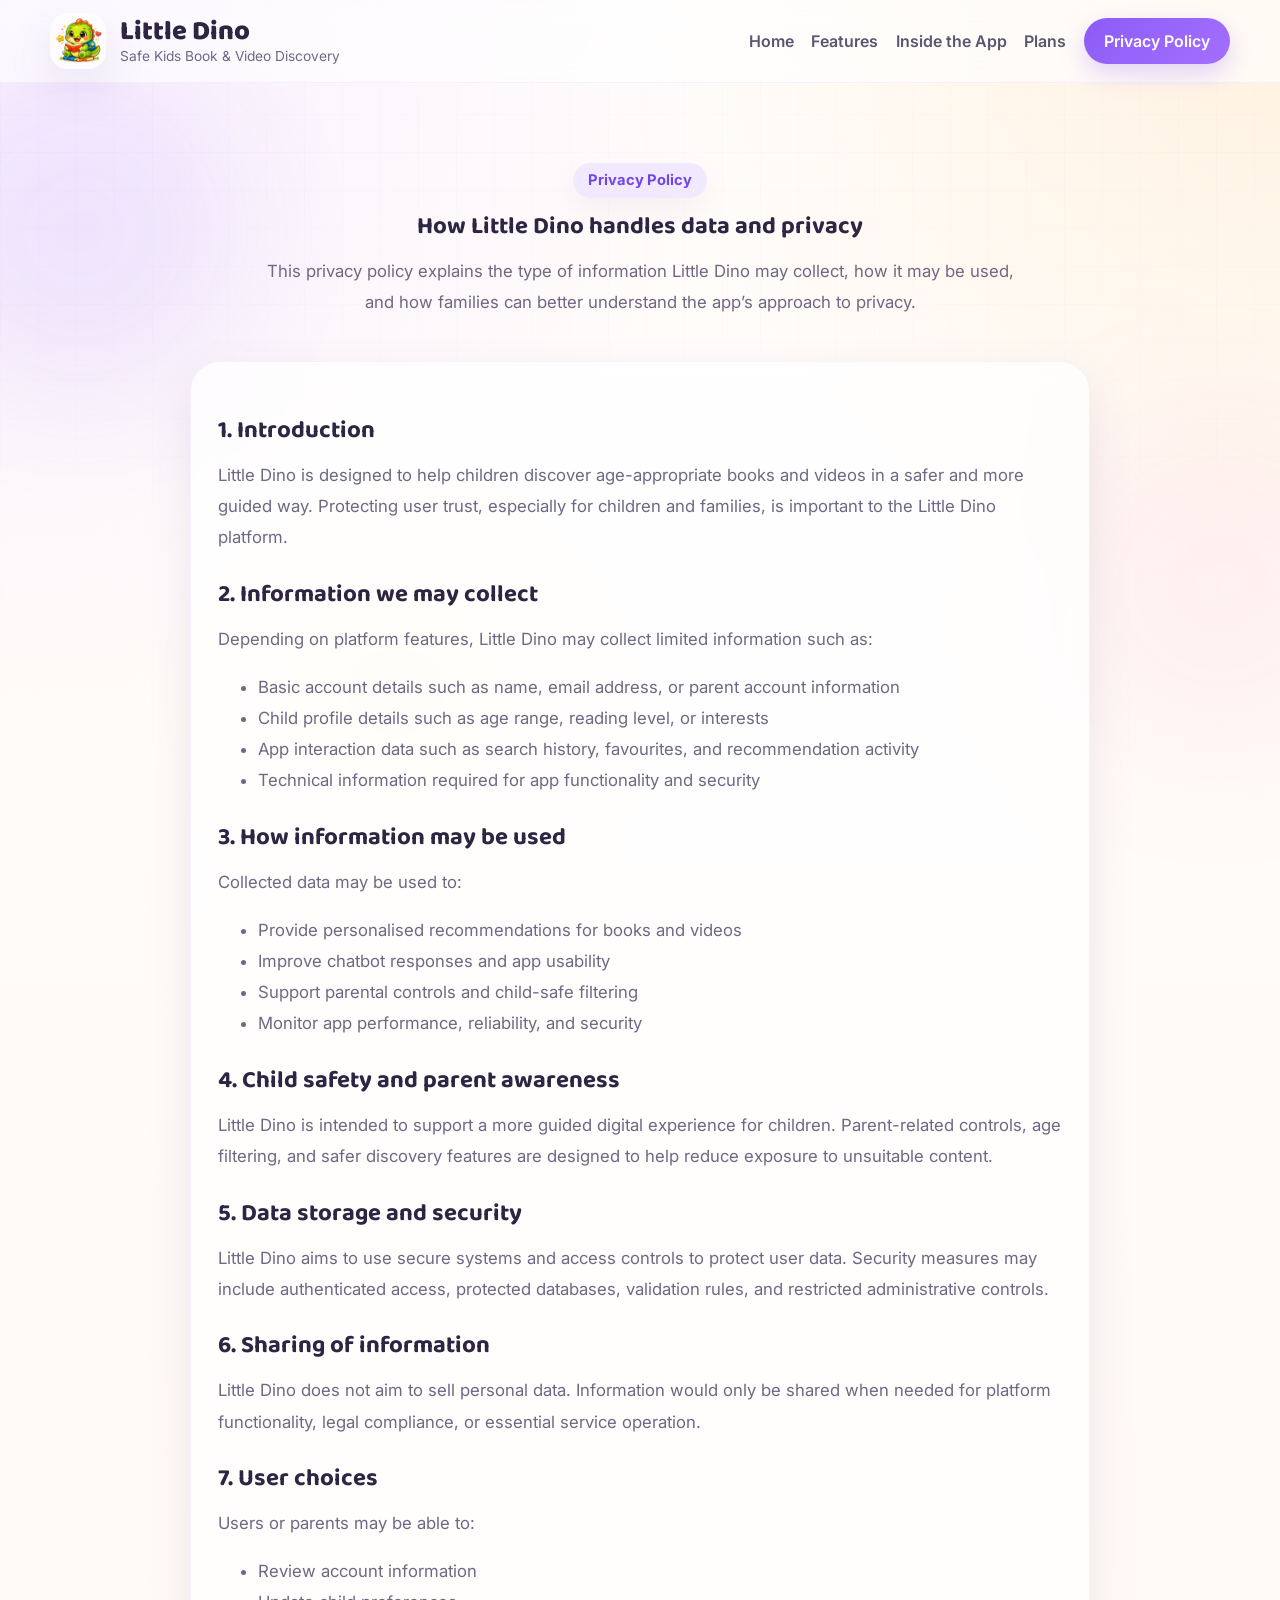
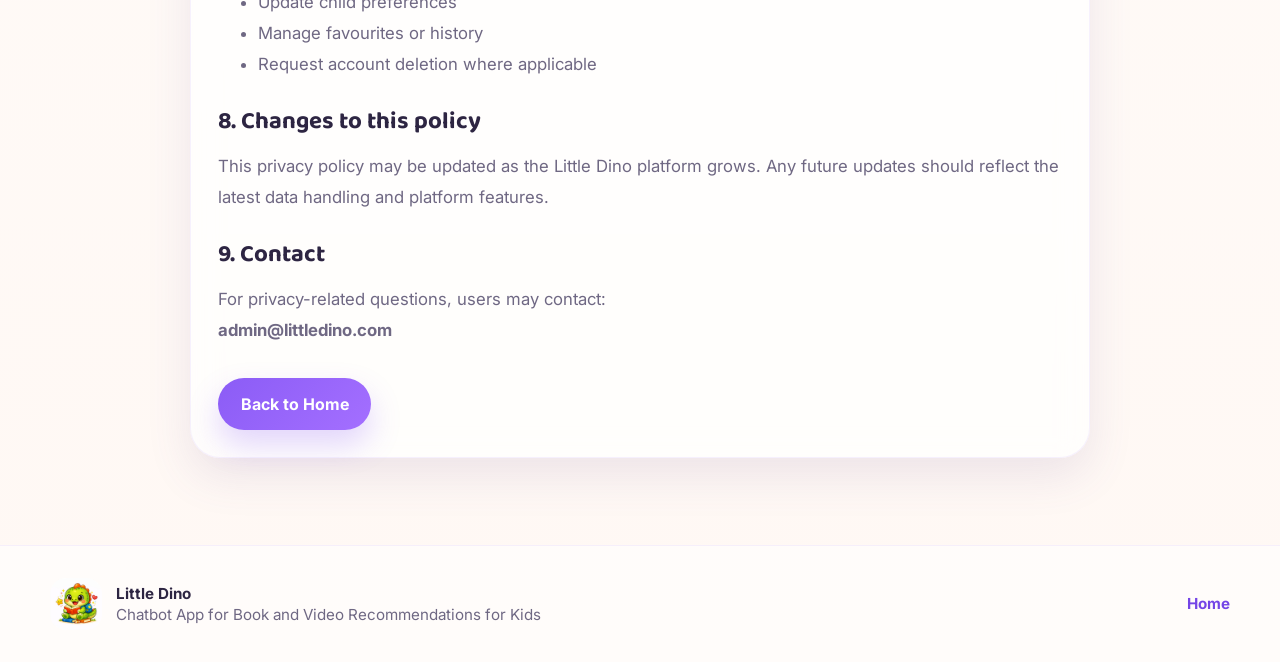
<file: privacy.html>
<!DOCTYPE html>
<html lang="en">
<head>
  <meta charset="UTF-8" />
  <meta name="viewport" content="width=device-width, initial-scale=1.0" />
  <title>Privacy Policy | Little Dino</title>

  <link rel="icon" type="image/png" href="little_dino_icon_512.png" />
  <link rel="preconnect" href="https://fonts.googleapis.com" />
  <link rel="preconnect" href="https://fonts.gstatic.com" crossorigin />
  <link
    href="https://fonts.googleapis.com/css2?family=Baloo+2:wght@500;600;700;800&family=Inter:wght@400;500;600;700;800&display=swap"
    rel="stylesheet"
  />

  <link rel="stylesheet" href="styles.css" />
</head>
<body>
  <div class="bg-orb orb-1"></div>
  <div class="bg-orb orb-2"></div>
  <div class="bg-orb orb-3"></div>
  <div class="bg-grid"></div>

  <header class="site-header">
    <div class="container nav">
      <a href="index.html" class="brand">
        <img src="little_dino_icon_512.png" alt="Little Dino logo" class="brand-logo" />
        <div class="brand-text">
          <span class="brand-title">Little Dino</span>
          <span class="brand-subtitle">Safe Kids Book & Video Discovery</span>
        </div>
      </a>

      <button class="menu-toggle" id="menuToggle" aria-label="Toggle navigation menu" aria-expanded="false">
        <span class="menu-bar"></span>
        <span class="menu-bar"></span>
        <span class="menu-bar"></span>
      </button>

      <nav class="nav-links" id="navLinks">
        <a href="index.html">Home</a>
        <a href="index.html#features">Features</a>
        <a href="index.html#app-preview">Inside the App</a>
        <a href="index.html#plans">Plans</a>
        <a href="privacy.html" class="nav-cta">Privacy Policy</a>
      </nav>
    </div>
  </header>

  <main>
    <section class="section privacy-hero">
      <div class="container">
        <div class="section-heading">
          <span class="tag">Privacy Policy</span>
          <h2>How Little Dino handles data and privacy</h2>
          <p>
            This privacy policy explains the type of information Little Dino may collect,
            how it may be used, and how families can better understand the app’s approach to privacy.
          </p>
        </div>

        <div class="privacy-card glass-card">
          <h3>1. Introduction</h3>
          <p>
            Little Dino is designed to help children discover age-appropriate books and videos
            in a safer and more guided way. Protecting user trust, especially for children and families,
            is important to the Little Dino platform.
          </p>

          <h3>2. Information we may collect</h3>
          <p>Depending on platform features, Little Dino may collect limited information such as:</p>
          <ul>
            <li>Basic account details such as name, email address, or parent account information</li>
            <li>Child profile details such as age range, reading level, or interests</li>
            <li>App interaction data such as search history, favourites, and recommendation activity</li>
            <li>Technical information required for app functionality and security</li>
          </ul>

          <h3>3. How information may be used</h3>
          <p>Collected data may be used to:</p>
          <ul>
            <li>Provide personalised recommendations for books and videos</li>
            <li>Improve chatbot responses and app usability</li>
            <li>Support parental controls and child-safe filtering</li>
            <li>Monitor app performance, reliability, and security</li>
          </ul>

          <h3>4. Child safety and parent awareness</h3>
          <p>
            Little Dino is intended to support a more guided digital experience for children.
            Parent-related controls, age filtering, and safer discovery features are designed to
            help reduce exposure to unsuitable content.
          </p>

          <h3>5. Data storage and security</h3>
          <p>
            Little Dino aims to use secure systems and access controls to protect user data.
            Security measures may include authenticated access, protected databases, validation rules,
            and restricted administrative controls.
          </p>

          <h3>6. Sharing of information</h3>
          <p>
            Little Dino does not aim to sell personal data. Information would only be shared when needed
            for platform functionality, legal compliance, or essential service operation.
          </p>

          <h3>7. User choices</h3>
          <p>Users or parents may be able to:</p>
          <ul>
            <li>Review account information</li>
            <li>Update child preferences</li>
            <li>Manage favourites or history</li>
            <li>Request account deletion where applicable</li>
          </ul>

          <h3>8. Changes to this policy</h3>
          <p>
            This privacy policy may be updated as the Little Dino platform grows. Any future updates
            should reflect the latest data handling and platform features.
          </p>

          <h3>9. Contact</h3>
          <p>
            For privacy-related questions, users may contact:<br />
            <strong>admin@littledino.com</strong>
          </p>

          <div class="privacy-actions">
            <a href="index.html" class="btn btn-primary">Back to Home</a>
          </div>
        </div>
      </div>
    </section>
  </main>

  <footer class="site-footer">
    <div class="container footer-content">
      <div class="footer-brand">
        <img src="little_dino_icon_512.png" alt="Little Dino footer logo" class="footer-logo" />
        <div>
          <strong>Little Dino</strong>
          <p>Chatbot App for Book and Video Recommendations for Kids</p>
        </div>
      </div>

      <div class="footer-links">
        <a href="index.html">Home</a>
      </div>
    </div>
  </footer>

  <script src="script.js"></script>
</body>
</html>
</file>
<file: styles.css>
:root {
  --bg: #fffaf7;
  --bg-alt: #f9f3ff;
  --surface: rgba(255, 255, 255, 0.7);
  --surface-strong: rgba(255, 255, 255, 0.92);
  --text: #2d2542;
  --muted: #6f6883;
  --primary: #8b5cf6;
  --primary-dark: #7445e6;
  --secondary: #ff8fab;
  --accent: #ffd166;
  --mint: #c8f7eb;
  --border: rgba(139, 92, 246, 0.12);
  --shadow: 0 18px 45px rgba(109, 84, 147, 0.12);
  --shadow-strong: 0 18px 35px rgba(139, 92, 246, 0.22);
  --shadow-soft: 0 12px 30px rgba(111, 104, 131, 0.08);
  --radius-xl: 30px;
  --radius-lg: 22px;
  --radius-md: 16px;
  --container: 1180px;
}

* {
  box-sizing: border-box;
}

html {
  scroll-behavior: smooth;
}

body {
  margin: 0;
  font-family: "Inter", sans-serif;
  color: var(--text);
  background:
    radial-gradient(circle at top left, rgba(247, 237, 255, 0.85) 0%, transparent 28%),
    radial-gradient(circle at top right, rgba(255, 240, 219, 0.85) 0%, transparent 24%),
    linear-gradient(180deg, #fffdfb 0%, #fff8f4 100%);
  overflow-x: hidden;
  position: relative;
}

img {
  max-width: 100%;
  display: block;
}

a {
  color: inherit;
  text-decoration: none;
}

.site-header,
main,
.site-footer {
  position: relative;
  z-index: 1;
}

.container {
  width: min(var(--container), calc(100% - 2rem));
  margin: 0 auto;
  position: relative;
  z-index: 2;
}

/* Background decorations */
.bg-orb {
  position: fixed;
  border-radius: 50%;
  filter: blur(70px);
  opacity: 0.45;
  z-index: 0;
  animation: floatOrb 18s ease-in-out infinite;
  pointer-events: none;
}

.orb-1 {
  width: 320px;
  height: 320px;
  background: rgba(139, 92, 246, 0.24);
  top: 8%;
  left: -80px;
}

.orb-2 {
  width: 360px;
  height: 360px;
  background: rgba(255, 143, 171, 0.2);
  top: 45%;
  right: -120px;
  animation-delay: 3s;
}

.orb-3 {
  width: 280px;
  height: 280px;
  background: rgba(255, 209, 102, 0.18);
  bottom: 8%;
  left: 20%;
  animation-delay: 6s;
}

.bg-grid {
  position: fixed;
  inset: 0;
  background-image:
    linear-gradient(rgba(139, 92, 246, 0.04) 1px, transparent 1px),
    linear-gradient(90deg, rgba(139, 92, 246, 0.04) 1px, transparent 1px);
  background-size: 38px 38px;
  mask-image: linear-gradient(to bottom, rgba(0, 0, 0, 0.6), transparent 90%);
  z-index: 0;
  pointer-events: none;
}

.sparkles {
  position: fixed;
  inset: 0;
  z-index: 0;
  pointer-events: none;
  overflow: hidden;
}

.sparkle {
  position: absolute;
  display: block;
  border-radius: 50%;
  background: rgba(255, 255, 255, 0.85);
  box-shadow: 0 0 12px rgba(255, 255, 255, 0.65);
  animation: sparkleFloat linear infinite;
  opacity: 0;
}

.floating-background {
  position: fixed;
  inset: 0;
  pointer-events: none;
  overflow: hidden;
  z-index: 0;
  transition: transform 0.25s ease;
}

.floating-shape {
  position: absolute;
  font-size: 2rem;
  opacity: 0.16;
  animation-timing-function: ease-in-out;
  animation-iteration-count: infinite;
  will-change: transform;
  filter: blur(0.2px);
}

.shape-book {
  top: 12%;
  left: 8%;
  animation: driftOne 18s infinite;
}

.shape-star {
  top: 20%;
  right: 10%;
  animation: driftTwo 22s infinite;
}

.shape-heart {
  top: 52%;
  left: 6%;
  animation: driftThree 20s infinite;
}

.shape-video {
  top: 62%;
  right: 8%;
  animation: driftFour 24s infinite;
}

.shape-dino {
  bottom: 14%;
  left: 20%;
  animation: driftFive 19s infinite;
}

.shape-spark {
  bottom: 18%;
  right: 18%;
  animation: driftSix 21s infinite;
}

.shape-moon {
  top: 75%;
  left: 42%;
  animation: driftTwo 25s infinite;
}

.shape-rainbow {
  top: 35%;
  left: 82%;
  animation: driftThree 23s infinite;
}

@keyframes sparkleFloat {
  0% {
    transform: translateY(0px) scale(0.8);
    opacity: 0;
  }
  15% {
    opacity: 0.9;
  }
  50% {
    transform: translateY(-30px) scale(1);
    opacity: 0.7;
  }
  100% {
    transform: translateY(-65px) scale(0.8);
    opacity: 0;
  }
}

@keyframes floatOrb {
  0%,
  100% {
    transform: translateY(0px) translateX(0px);
  }
  50% {
    transform: translateY(-28px) translateX(20px);
  }
}

@keyframes driftOne {
  0%,
  100% {
    transform: translate(0, 0) rotate(0deg);
  }
  25% {
    transform: translate(30px, -20px) rotate(8deg);
  }
  50% {
    transform: translate(10px, 25px) rotate(-6deg);
  }
  75% {
    transform: translate(-20px, -12px) rotate(5deg);
  }
}

@keyframes driftTwo {
  0%,
  100% {
    transform: translate(0, 0) scale(1);
  }
  25% {
    transform: translate(-25px, 20px) scale(1.08);
  }
  50% {
    transform: translate(15px, 35px) scale(0.95);
  }
  75% {
    transform: translate(-10px, -18px) scale(1.04);
  }
}

@keyframes driftThree {
  0%,
  100% {
    transform: translate(0, 0) rotate(0deg);
  }
  30% {
    transform: translate(18px, -24px) rotate(12deg);
  }
  60% {
    transform: translate(35px, 12px) rotate(-10deg);
  }
  80% {
    transform: translate(-10px, 20px) rotate(5deg);
  }
}

@keyframes driftFour {
  0%,
  100% {
    transform: translate(0, 0);
  }
  20% {
    transform: translate(-18px, -22px);
  }
  40% {
    transform: translate(22px, -8px);
  }
  70% {
    transform: translate(-14px, 20px);
  }
}

@keyframes driftFive {
  0%,
  100% {
    transform: translate(0, 0) rotate(0deg);
  }
  25% {
    transform: translate(20px, -16px) rotate(6deg);
  }
  50% {
    transform: translate(42px, 10px) rotate(-8deg);
  }
  75% {
    transform: translate(8px, 22px) rotate(4deg);
  }
}

@keyframes driftSix {
  0%,
  100% {
    transform: translate(0, 0) scale(1);
  }
  30% {
    transform: translate(-16px, -30px) scale(1.12);
  }
  60% {
    transform: translate(24px, -4px) scale(0.92);
  }
  80% {
    transform: translate(-8px, 18px) scale(1.05);
  }
}

@keyframes cardFloat {
  0%,
  100% {
    transform: translateY(0px);
  }
  50% {
    transform: translateY(-12px);
  }
}

@keyframes dinoFloatAround {
  0%,
  100% {
    transform: translate(0px, 0px) rotate(0deg) scale(1);
  }
  20% {
    transform: translate(18px, -10px) rotate(4deg) scale(1.02);
  }
  40% {
    transform: translate(-14px, -24px) rotate(-5deg) scale(1.04);
  }
  60% {
    transform: translate(20px, 12px) rotate(3deg) scale(1.01);
  }
  80% {
    transform: translate(-12px, 14px) rotate(-3deg) scale(0.99);
  }
}

.glass-card {
  background: rgba(255, 255, 255, 0.72);
  backdrop-filter: blur(14px);
  -webkit-backdrop-filter: blur(14px);
}

/* Header / Nav */
.site-header {
  position: sticky;
  top: 0;
  z-index: 1000;
  backdrop-filter: blur(14px);
  -webkit-backdrop-filter: blur(14px);
  background: rgba(255, 255, 255, 0.62);
  border-bottom: 1px solid rgba(139, 92, 246, 0.08);
}

.nav {
  display: flex;
  align-items: center;
  justify-content: space-between;
  min-height: 82px;
  gap: 1rem;
}

.brand {
  display: flex;
  align-items: center;
  gap: 0.9rem;
}

.brand-logo {
  width: 56px;
  height: 56px;
  object-fit: cover;
  border-radius: 18px;
  background: linear-gradient(135deg, #f2e7ff, #fff4d6);
  box-shadow: var(--shadow);
}

.brand-text {
  display: flex;
  flex-direction: column;
}

.brand-title {
  font-family: "Baloo 2", sans-serif;
  font-size: 1.7rem;
  font-weight: 800;
  line-height: 1;
}

.brand-subtitle {
  font-size: 0.86rem;
  color: var(--muted);
  margin-top: 0.15rem;
}

.nav-links {
  display: flex;
  align-items: center;
  gap: 1.1rem;
}

.nav-links a {
  font-weight: 600;
  color: #5b5670;
  transition: 0.22s ease;
}

.nav-links a:hover {
  color: var(--primary-dark);
}

.nav-cta {
  padding: 0.82rem 1.25rem;
  background: linear-gradient(135deg, var(--primary), #a46fff);
  color: #ffffff !important;
  border-radius: 999px;
  box-shadow: 0 10px 25px rgba(139, 92, 246, 0.25);
}

.nav-cta:hover {
  transform: translateY(-1px);
  box-shadow: var(--shadow-strong);
}

.menu-toggle {
  display: none;
  width: 52px;
  height: 52px;
  border: none;
  border-radius: 16px;
  background: linear-gradient(135deg, rgba(139, 92, 246, 0.18), rgba(164, 111, 255, 0.24));
  box-shadow: 0 12px 25px rgba(139, 92, 246, 0.18);
  align-items: center;
  justify-content: center;
  flex-direction: column;
  gap: 5px;
  cursor: pointer;
  transition: transform 0.22s ease, box-shadow 0.22s ease, background 0.22s ease;
}

.menu-toggle:hover {
  transform: translateY(-1px);
  box-shadow: 0 16px 30px rgba(139, 92, 246, 0.24);
}

.menu-bar {
  width: 22px;
  height: 2.5px;
  border-radius: 999px;
  background: #4a2fd0;
  transition: transform 0.25s ease, opacity 0.25s ease;
}

.menu-toggle.active .menu-bar:nth-child(1) {
  transform: translateY(7px) rotate(45deg);
}

.menu-toggle.active .menu-bar:nth-child(2) {
  opacity: 0;
}

.menu-toggle.active .menu-bar:nth-child(3) {
  transform: translateY(-7px) rotate(-45deg);
}

/* Hero */
.hero {
  padding: 5.3rem 0 4rem;
  position: relative;
}

.hero-grid {
  display: grid;
  grid-template-columns: 1.08fr 0.92fr;
  gap: 2.7rem;
  align-items: center;
}

.tag {
  display: inline-block;
  padding: 0.52rem 0.96rem;
  background: rgba(241, 232, 255, 0.95);
  color: var(--primary-dark);
  border-radius: 999px;
  font-size: 0.92rem;
  font-weight: 700;
  box-shadow: var(--shadow-soft);
}

.hero h1,
.section-heading h2,
.safety-main-top h3,
.about-grid h2,
.cta-box h2,
.privacy-card h3 {
  font-family: "Baloo 2", sans-serif;
  line-height: 1.05;
  margin: 1rem 0 0.85rem;
}

.hero h1 {
  font-size: clamp(2.8rem, 5vw, 5rem);
  max-width: 11ch;
}

.hero-description,
.section-heading p,
.section-copy,
.cta-box p,
.privacy-card p,
.privacy-card li {
  color: var(--muted);
  line-height: 1.85;
  font-size: 1.05rem;
}

.hero-actions {
  display: flex;
  flex-wrap: wrap;
  gap: 1rem;
  margin: 2rem 0;
}

.btn {
  display: inline-flex;
  align-items: center;
  justify-content: center;
  min-height: 52px;
  padding: 0 1.4rem;
  border-radius: 999px;
  font-weight: 700;
  transition: 0.22s ease;
  cursor: pointer;
}

.btn:hover {
  transform: translateY(-2px);
}

.btn-primary {
  background: linear-gradient(135deg, var(--primary), #a46fff);
  color: #ffffff;
  box-shadow: 0 15px 30px rgba(139, 92, 246, 0.25);
}

.btn-primary:hover {
  box-shadow: var(--shadow-strong);
}

.btn-secondary {
  background: rgba(255, 255, 255, 0.88);
  color: var(--text);
  border: 1px solid rgba(139, 92, 246, 0.12);
}

.hero-highlights {
  display: grid;
  grid-template-columns: repeat(3, 1fr);
  gap: 1rem;
  margin-top: 2rem;
}

.highlight-card {
  border: 1px solid rgba(139, 92, 246, 0.08);
  border-radius: 18px;
  padding: 1rem;
  box-shadow: var(--shadow);
}

.highlight-card strong {
  display: block;
  margin-bottom: 0.35rem;
}

.highlight-card span {
  color: var(--muted);
  font-size: 0.92rem;
}

.hero-visual {
  position: relative;
  min-height: 580px;
  display: grid;
  place-items: center;
}

.hero-image-card {
  width: min(100%, 470px);
  border-radius: 38px;
  padding: 1.4rem;
  box-shadow: 0 24px 50px rgba(109, 84, 147, 0.18);
  border: 1px solid rgba(139, 92, 246, 0.08);
}

.hero-mascot {
  width: 100%;
  border-radius: 28px;
  object-fit: cover;
  background: linear-gradient(180deg, #fef9ff 0%, #fffdf4 100%);
}

.floating-card {
  animation: cardFloat 6s ease-in-out infinite;
}

.dino-logo-wrap {
  position: relative;
  overflow: visible;
}

.moving-dino-logo {
  animation: dinoFloatAround 10s ease-in-out infinite;
  transform-origin: center;
  position: relative;
}

.floating-pill {
  position: absolute;
  padding: 0.72rem 1rem;
  border-radius: 999px;
  background: rgba(255, 255, 255, 0.88);
  backdrop-filter: blur(10px);
  box-shadow: var(--shadow);
  font-weight: 700;
  font-size: 0.95rem;
}

.floating-pill-1 {
  top: 10%;
  right: 4%;
}

.floating-pill-2 {
  bottom: 18%;
  left: 0;
}

.floating-pill-3 {
  top: 56%;
  right: -2%;
}

/* Generic sections */
.section {
  padding: 5.4rem 0;
  position: relative;
}

.alt-bg {
  background:
    radial-gradient(circle at left center, rgba(247, 236, 255, 0.7) 0%, transparent 26%),
    linear-gradient(180deg, rgba(255, 253, 252, 0.55) 0%, rgba(255, 247, 240, 0.55) 100%);
}

.section-heading {
  text-align: center;
  max-width: 760px;
  margin: 0 auto 2.7rem;
}

.cards-grid,
.steps-grid,
.contact-grid,
.analytics-grid {
  display: grid;
  gap: 1.4rem;
}

.cards-grid,
.contact-grid,
.analytics-grid {
  grid-template-columns: repeat(3, 1fr);
}

.steps-grid {
  grid-template-columns: repeat(3, 1fr);
}

.feature-card,
.step-card,
.about-panel,
.contact-card,
.cta-box,
.plan-card,
.testimonial-card,
.analytics-card,
.app-phone,
.safety-main-card,
.safety-side-card,
.privacy-card,
.live-stat,
.feedback-card {
  border: 1px solid rgba(139, 92, 246, 0.08);
  box-shadow: var(--shadow);
}

.feature-card,
.step-card,
.about-panel,
.contact-card,
.plan-card,
.testimonial-card,
.analytics-card,
.privacy-card,
.feedback-card {
  border-radius: var(--radius-xl);
  padding: 1.7rem;
}

.feature-card:hover,
.step-card:hover,
.about-panel:hover,
.contact-card:hover,
.plan-card:hover,
.testimonial-card:hover,
.analytics-card:hover,
.safety-side-card:hover,
.feedback-card:hover {
  transform: translateY(-4px);
  transition: 0.25s ease;
}

.feature-icon {
  width: 58px;
  height: 58px;
  display: grid;
  place-items: center;
  font-size: 1.6rem;
  border-radius: 18px;
  background: linear-gradient(135deg, #efe3ff, #fff1d1);
  margin-bottom: 1rem;
}

.feature-card h3,
.step-card h3,
.about-panel h3,
.contact-card h3,
.plan-card h3,
.testimonial-card h4,
.analytics-card h3 {
  margin: 0.2rem 0 0.7rem;
  font-family: "Baloo 2", sans-serif;
}

.feature-card h3,
.step-card h3,
.about-panel h3,
.contact-card h3,
.plan-card h3,
.analytics-card h3 {
  font-size: 1.45rem;
}

.feature-card p,
.step-card p,
.contact-card p,
.about-panel li,
.about-panel p,
.plan-card p,
.plan-card li,
.testimonial-card p,
.analytics-card p,
.feedback-card p {
  color: var(--muted);
  line-height: 1.8;
}

.step-card {
  text-align: center;
}

.step-number {
  width: 58px;
  height: 58px;
  margin: 0 auto 1rem;
  border-radius: 50%;
  display: grid;
  place-items: center;
  background: linear-gradient(135deg, var(--primary), #b384ff);
  color: #ffffff;
  font-weight: 800;
  font-size: 1.2rem;
}

/* App preview */
.app-showcase {
  display: grid;
  grid-template-columns: 0.9fr 1.1fr;
  gap: 1.5rem;
  align-items: center;
}

.app-phone {
  padding: 0.85rem;
  border-radius: 30px;
  max-width: 420px;
  width: 100%;
  margin: 0 auto;
}

.app-phone-top {
  display: flex;
  align-items: center;
  justify-content: space-between;
  background: linear-gradient(135deg, #b8c4ff, #a79bff);
  padding: 0.9rem 1rem;
  border-radius: 22px 22px 14px 14px;
  color: white;
  margin-bottom: 0.85rem;
}

.app-branding {
  display: flex;
  align-items: center;
  gap: 0.75rem;
}

.app-avatar {
  width: 46px;
  height: 46px;
  border-radius: 50%;
  object-fit: cover;
  background: white;
  padding: 0.2rem;
}

.app-branding h3 {
  margin: 0;
  font-family: "Baloo 2", sans-serif;
  font-size: 1.4rem;
  line-height: 1;
}

.app-branding p {
  margin: 0.2rem 0 0;
  font-size: 0.82rem;
  opacity: 0.95;
  color: rgba(255, 255, 255, 0.95);
}

.app-status-dot {
  width: 12px;
  height: 12px;
  border-radius: 50%;
  background: #ffffff;
  opacity: 0.9;
}

.app-chat-area {
  background: linear-gradient(180deg, #1f1e2f 0%, #2f2258 100%);
  border-radius: 18px;
  padding: 1rem;
  min-height: 540px;
  display: flex;
  flex-direction: column;
}

.demo-quick-prompts {
  display: flex;
  flex-wrap: wrap;
  gap: 0.55rem;
  margin-bottom: 0.8rem;
}

.demo-chip {
  border: none;
  background: rgba(255, 255, 255, 0.14);
  color: #ffffff;
  border: 1px solid rgba(255, 255, 255, 0.14);
  border-radius: 999px;
  padding: 0.55rem 0.85rem;
  font-weight: 700;
  font-size: 0.84rem;
  cursor: pointer;
  transition: 0.25s ease;
}

.demo-chip:hover {
  background: rgba(255, 255, 255, 0.22);
  transform: translateY(-1px);
}

.demo-chip.active {
  background: #ffffff;
  color: #5d3fe4;
}

.demo-helper-text {
  color: rgba(255, 255, 255, 0.85);
  font-size: 0.82rem;
  margin-bottom: 0.8rem;
}

.demo-chat-window {
  background: linear-gradient(180deg, rgba(255,255,255,0.03), rgba(255,255,255,0.01));
  border: 1px solid rgba(255,255,255,0.08);
  border-radius: 16px;
  padding: 0.85rem;
  min-height: 220px;
  max-height: 240px;
  overflow-y: auto;
  display: flex;
  flex-direction: column;
  gap: 0.65rem;
  scrollbar-width: thin;
}

.demo-chat-window::-webkit-scrollbar {
  width: 6px;
}

.demo-chat-window::-webkit-scrollbar-thumb {
  background: rgba(255,255,255,0.18);
  border-radius: 999px;
}

.app-message {
  max-width: 82%;
  padding: 0.82rem 0.9rem;
  border-radius: 16px;
  line-height: 1.55;
  font-size: 0.88rem;
  word-wrap: break-word;
}

.app-message-bot {
  align-self: flex-start;
  background: rgba(255, 255, 255, 0.12);
  color: white;
  border-bottom-left-radius: 6px;
}

.app-message-user {
  align-self: flex-end;
  background: linear-gradient(135deg, #ffffff, #f8eeff);
  color: #442779;
  border-bottom-right-radius: 6px;
}

.demo-new {
  animation: demoBubbleIn 0.35s ease;
}

@keyframes demoBubbleIn {
  from {
    opacity: 0;
    transform: translateY(8px);
  }
  to {
    opacity: 1;
    transform: translateY(0);
  }
}

.demo-typing {
  display: inline-flex;
  gap: 0.28rem;
  align-items: center;
  width: fit-content;
}

.demo-typing span {
  width: 8px;
  height: 8px;
  border-radius: 50%;
  background: rgba(255,255,255,0.75);
  animation: typingBounce 1s infinite;
}

.demo-typing span:nth-child(2) {
  animation-delay: 0.15s;
}

.demo-typing span:nth-child(3) {
  animation-delay: 0.3s;
}

@keyframes typingBounce {
  0%,
  80%,
  100% {
    transform: translateY(0);
    opacity: 0.45;
  }
  40% {
    transform: translateY(-5px);
    opacity: 1;
  }
}

.demo-recommendation-row {
  margin-top: 1rem;
  display: none;
  grid-template-columns: 1fr 1fr;
  gap: 0.9rem;
}

.demo-recommendation-row.active {
  display: grid;
}

.recommendation-card {
  background: rgba(255, 255, 255, 0.08);
  border: 1px solid rgba(255,255,255,0.08);
  border-radius: 18px;
  overflow: hidden;
  color: white;
}

.recommendation-image {
  width: 100%;
  height: 140px;
  object-fit: cover;
}

.recommendation-content {
  padding: 0.85rem;
}

.recommendation-content h4 {
  margin: 0 0 0.45rem;
  font-family: "Baloo 2", sans-serif;
  font-size: 1.1rem;
}

.recommendation-content p {
  margin: 0 0 0.8rem;
  color: rgba(255,255,255,0.82);
  font-size: 0.86rem;
  line-height: 1.6;
}

.recommendation-badge {
  position: absolute;
  margin: 0.8rem;
  background: #ffffff;
  color: #6138dc;
  padding: 0.32rem 0.7rem;
  border-radius: 999px;
  font-size: 0.72rem;
  font-weight: 800;
  z-index: 1;
}

.video-badge {
  color: #ff5f8f;
}

.mini-action {
  display: inline-flex;
  align-items: center;
  justify-content: center;
  min-height: 36px;
  padding: 0 1rem;
  border-radius: 999px;
  background: #ffffff;
  color: #4b2fd0;
  font-weight: 700;
  font-size: 0.84rem;
}

.demo-input-bar {
  margin-top: auto;
}

.app-input-bar {
  display: flex;
  align-items: center;
  justify-content: space-between;
  gap: 0.8rem;
  background: rgba(255,255,255,0.08);
  border: 1px solid rgba(255,255,255,0.08);
  border-radius: 999px;
  padding: 0.78rem 0.9rem;
  color: rgba(255,255,255,0.9);
  min-height: 56px;
}

#demoInputText {
  font-size: 0.88rem;
}

.demo-cursor {
  animation: cursorBlink 1s infinite;
}

@keyframes cursorBlink {
  50% {
    opacity: 0;
  }
}

.app-send-btn {
  width: 40px;
  height: 40px;
  border: none;
  border-radius: 50%;
  background: linear-gradient(135deg, #ffffff, #f6efff);
  color: #6038d9;
  font-size: 1.05rem;
  font-weight: 800;
  cursor: pointer;
  transition: transform 0.18s ease;
}

.app-bottom-nav {
  display: grid;
  grid-template-columns: repeat(4, 1fr);
  gap: 0.5rem;
  padding-top: 0.9rem;
}

.app-nav-item {
  text-align: center;
  font-size: 0.8rem;
  color: var(--muted);
  font-weight: 700;
}

.app-nav-item.active {
  color: var(--primary-dark);
}

.app-side-info {
  display: grid;
  gap: 1rem;
}

/* Safety */
.safety-modern-grid {
  display: grid;
  grid-template-columns: 1.18fr 0.82fr;
  gap: 1.4rem;
}

.safety-main-card,
.safety-side-card {
  border-radius: var(--radius-xl);
  padding: 1.7rem;
}

.safety-main-top {
  display: flex;
  gap: 1rem;
  align-items: flex-start;
  margin-bottom: 1.5rem;
}

.safety-main-top p {
  margin: 0;
  color: var(--muted);
  line-height: 1.8;
}

.safety-icon-wrap {
  width: 64px;
  height: 64px;
  display: grid;
  place-items: center;
  font-size: 1.9rem;
  border-radius: 20px;
  background: linear-gradient(135deg, #efe5ff, #fff1cf);
  flex-shrink: 0;
}

.safety-feature-grid {
  display: grid;
  grid-template-columns: repeat(2, 1fr);
  gap: 1rem;
}

.safety-feature-item {
  display: flex;
  gap: 0.85rem;
  padding: 1rem;
  border-radius: 20px;
  background: rgba(255,255,255,0.55);
  border: 1px solid rgba(139, 92, 246, 0.08);
}

.safety-feature-icon {
  width: 44px;
  height: 44px;
  display: grid;
  place-items: center;
  border-radius: 14px;
  background: #f3ebff;
  font-size: 1.2rem;
  flex-shrink: 0;
}

.safety-feature-item h4 {
  margin: 0 0 0.35rem;
  font-family: "Baloo 2", sans-serif;
  font-size: 1.12rem;
}

.safety-feature-item p {
  margin: 0;
  color: var(--muted);
  line-height: 1.7;
  font-size: 0.94rem;
}

.safety-side-column {
  display: grid;
  gap: 1rem;
}

.safety-side-card h3 {
  margin: 0 0 0.55rem;
  font-family: "Baloo 2", sans-serif;
  font-size: 1.25rem;
}

.safety-side-card p {
  margin: 0;
  color: var(--muted);
  line-height: 1.8;
}

/* Plans */
.plans-grid {
  display: grid;
  gap: 1.4rem;
}

.plans-grid-two {
  grid-template-columns: repeat(2, 1fr);
}

.plan-card {
  position: relative;
}

.plan-badge {
  display: inline-flex;
  align-items: center;
  justify-content: center;
  min-height: 34px;
  padding: 0 0.9rem;
  border-radius: 999px;
  font-size: 0.78rem;
  font-weight: 800;
  background: #f1e8ff;
  color: var(--primary-dark);
  margin-bottom: 0.9rem;
}

.plan-price {
  font-size: 2.4rem;
  font-weight: 800;
  font-family: "Baloo 2", sans-serif;
  color: var(--primary-dark);
  margin: 0.2rem 0 1rem;
}

.plan-price span {
  font-size: 1rem;
  color: var(--muted);
}

.plan-list {
  padding-left: 1.2rem;
  margin: 1rem 0 1.5rem;
}

.plan-list li {
  margin-bottom: 0.7rem;
  color: var(--muted);
  line-height: 1.7;
}

.featured-plan {
  transform: translateY(-8px);
  border: 1.5px solid rgba(139, 92, 246, 0.2);
}

/* Testimonials */
.testimonial-slider-wrapper {
  overflow: hidden;
  position: relative;
}

.testimonial-slider-track {
  display: flex;
  gap: 1.2rem;
  width: max-content;
  animation: scrollTestimonials 24s linear infinite;
}

.moving-card {
  min-width: 320px;
  max-width: 320px;
  flex: 0 0 auto;
}

.testimonial-user {
  display: flex;
  align-items: center;
  gap: 0.9rem;
  margin-bottom: 1rem;
}

.testimonial-avatar {
  width: 56px;
  height: 56px;
  border-radius: 50%;
  object-fit: cover;
}

.testimonial-user h4 {
  margin: 0 0 0.2rem;
  font-size: 1.05rem;
}

.testimonial-user span {
  color: #f5b301;
  font-size: 0.95rem;
  font-weight: 700;
}

@keyframes scrollTestimonials {
  0% {
    transform: translateX(0);
  }
  100% {
    transform: translateX(-50%);
  }
}

/* Live feedback */
.live-badge {
  display: inline-flex;
  align-items: center;
  gap: 0.4rem;
  background: #e8f5e9;
  color: #2e7d32;
  padding: 0.25rem 0.7rem;
  border-radius: 999px;
  font-size: 0.8rem;
  font-weight: 700;
}

.live-dot {
  width: 8px;
  height: 8px;
  border-radius: 50%;
  background: #4caf50;
  animation: livePulse 1.5s infinite;
}

@keyframes livePulse {
  0%,
  100% {
    opacity: 1;
  }
  50% {
    opacity: 0.4;
  }
}

.live-stats-row {
  display: flex;
  gap: 1rem;
  justify-content: center;
  margin-bottom: 2rem;
  flex-wrap: wrap;
}

.live-stat {
  text-align: center;
  padding: 1rem 2rem;
  border-radius: var(--radius-xl);
}

.live-stat-value {
  display: block;
  font-family: "Baloo 2", sans-serif;
  font-size: 1.6rem;
  color: var(--primary-dark);
}

.live-stat-label {
  display: block;
  font-size: 0.8rem;
  color: var(--muted);
  font-weight: 600;
}

.feedback-track,
#live-feedback-track {
  display: flex;
  gap: 1rem;
  width: max-content;
  animation: scrollTestimonials 28s linear infinite;
}

.feedback-card {
  min-width: 280px;
  max-width: 280px;
  flex: 0 0 auto;
}

.feedback-card-header {
  display: flex;
  align-items: center;
  justify-content: space-between;
  margin-bottom: 0.8rem;
}

.feedback-card-icon {
  font-size: 1.2rem;
}

.feedback-card-type {
  display: inline-flex;
  align-items: center;
  justify-content: center;
  min-height: 28px;
  padding: 0 0.7rem;
  border-radius: 999px;
  font-size: 0.74rem;
  font-weight: 800;
  background: #f1e8ff;
  color: var(--primary-dark);
}

.feedback-card-type.video {
  background: #ffe6ee;
  color: #e0527d;
}

.feedback-card-type.book {
  background: #eef5ff;
  color: #4a63d9;
}

.no-feedback-msg {
  border-radius: var(--radius-xl);
  padding: 1.5rem;
  color: var(--muted);
  text-align: center;
}

/* CTA / Contact / Footer */
.contact-grid {
  align-items: stretch;
}

.contact-card h3 {
  margin-top: 0;
}

.cta-box {
  display: flex;
  justify-content: space-between;
  align-items: center;
  gap: 2rem;
  border-radius: var(--radius-xl);
  padding: 2rem;
  background: linear-gradient(135deg, rgba(244, 234, 255, 0.76), rgba(255, 244, 218, 0.78));
}

.site-footer {
  padding: 2rem 0;
  background: rgba(255, 255, 255, 0.55);
  border-top: 1px solid rgba(139, 92, 246, 0.08);
  position: relative;
  z-index: 2;
}

.footer-content {
  display: flex;
  justify-content: space-between;
  gap: 1rem;
  align-items: center;
  color: var(--muted);
  font-size: 0.95rem;
}

.footer-brand {
  display: flex;
  align-items: center;
  gap: 0.9rem;
}

.footer-logo {
  width: 52px;
  height: 52px;
  object-fit: cover;
  border-radius: 16px;
}

.footer-brand strong {
  display: block;
  color: var(--text);
}

.footer-brand p {
  margin: 0.15rem 0 0;
}

.footer-links {
  display: flex;
  align-items: center;
  gap: 1rem;
  flex-wrap: wrap;
}

.footer-links a {
  font-weight: 700;
  color: var(--primary-dark);
}

/* Privacy / legal */
.privacy-hero {
  padding-top: 5rem;
}

.privacy-card {
  max-width: 900px;
  margin: 0 auto;
}

.privacy-card h3 {
  font-size: 1.5rem;
  margin-top: 1.8rem;
}

.privacy-actions {
  margin-top: 2rem;
}

/* Reveal animation */
.reveal {
  opacity: 0;
  transform: translateY(24px);
  transition: opacity 0.7s ease, transform 0.7s ease;
}

.reveal-visible {
  opacity: 1;
  transform: translateY(0);
}

/* Responsive */
@media (max-width: 1100px) {
  .app-showcase {
    grid-template-columns: 1fr;
  }

  .app-phone {
    max-width: 400px;
  }
}

@media (max-width: 980px) {
  .hero-grid,
  .cards-grid,
  .steps-grid,
  .contact-grid,
  .analytics-grid,
  .app-showcase,
  .plans-grid-two,
  .safety-modern-grid {
    grid-template-columns: 1fr;
  }

  .hero-highlights,
  .app-side-info,
  .safety-feature-grid {
    grid-template-columns: 1fr;
  }

  .hero {
    padding-top: 4.6rem;
  }

  .hero-visual {
    min-height: 420px;
  }

  .cta-box,
  .footer-content {
    flex-direction: column;
    align-items: flex-start;
  }

  .featured-plan {
    transform: none;
  }
}

@media (max-width: 768px) {
  .menu-toggle {
    display: flex;
    flex-shrink: 0;
  }

  .nav {
    position: relative;
  }

  .nav-links {
    position: absolute;
    top: calc(100% + 12px);
    right: 0;
    width: min(320px, calc(100vw - 2rem));
    display: flex;
    flex-direction: column;
    align-items: flex-start;
    gap: 0.9rem;
    background: rgba(255, 255, 255, 0.96);
    backdrop-filter: blur(16px);
    -webkit-backdrop-filter: blur(16px);
    border: 1px solid rgba(139, 92, 246, 0.1);
    border-radius: 24px;
    padding: 1rem;
    box-shadow: 0 24px 50px rgba(61, 33, 111, 0.18);
    opacity: 0;
    visibility: hidden;
    pointer-events: none;
    transform: translateY(-10px) scale(0.98);
    transform-origin: top right;
    transition: opacity 0.25s ease, transform 0.25s ease, visibility 0.25s ease;
    z-index: 1200;
  }

  .nav-links.show {
    opacity: 1;
    visibility: visible;
    pointer-events: auto;
    transform: translateY(0) scale(1);
  }

  .nav-links a {
    width: 100%;
    padding: 0.78rem 0.95rem;
    border-radius: 14px;
    font-size: 0.96rem;
  }

  .nav-links a:hover {
    background: rgba(139, 92, 246, 0.08);
  }

  .nav-cta {
    width: 100%;
    text-align: center;
    justify-content: center;
  }

  .brand-subtitle {
    display: none;
  }

  .hero {
    padding: 4rem 0 3rem;
  }

  .hero h1 {
    max-width: none;
  }

  .hero-actions {
    flex-direction: column;
    align-items: stretch;
  }

  .hero-actions .btn {
    width: 100%;
  }

  .floating-pill {
    display: none;
  }

  .app-chat-area {
    min-height: 500px;
  }

  .demo-recommendation-row {
    grid-template-columns: 1fr;
  }

  .recommendation-image {
    height: 160px;
  }

  .footer-links {
    flex-direction: column;
    align-items: flex-start;
  }

  .nav-auth {
    width: 100%;
    display: flex;
    flex-direction: column;
    align-items: stretch !important;
    gap: 0.6rem !important;
  }

  .nav-auth .nav-user,
  .nav-auth .nav-logout-btn {
    width: 100%;
  }

  .nav-auth .nav-logout-btn {
    text-align: center;
  }
}

@media (max-width: 560px) {
  .container {
    width: min(var(--container), calc(100% - 1.2rem));
  }

  .brand-logo {
    width: 50px;
    height: 50px;
  }

  .brand-title {
    font-size: 1.45rem;
  }

  .section {
    padding: 4.2rem 0;
  }

  .feature-card,
  .step-card,
  .about-panel,
  .contact-card,
  .plan-card,
  .testimonial-card,
  .analytics-card,
  .privacy-card,
  .safety-main-card,
  .safety-side-card,
  .feedback-card {
    padding: 1.2rem;
    border-radius: 22px;
  }

  .hero-image-card {
    padding: 1rem;
    border-radius: 28px;
  }

  .hero-mascot {
    border-radius: 20px;
  }

  .app-phone {
    padding: 0.7rem;
  }

  .app-chat-area {
    min-height: 470px;
    padding: 0.8rem;
  }

  .demo-chat-window {
    min-height: 190px;
    max-height: 210px;
  }

  .live-stat {
    width: 100%;
  }
}
</file>
